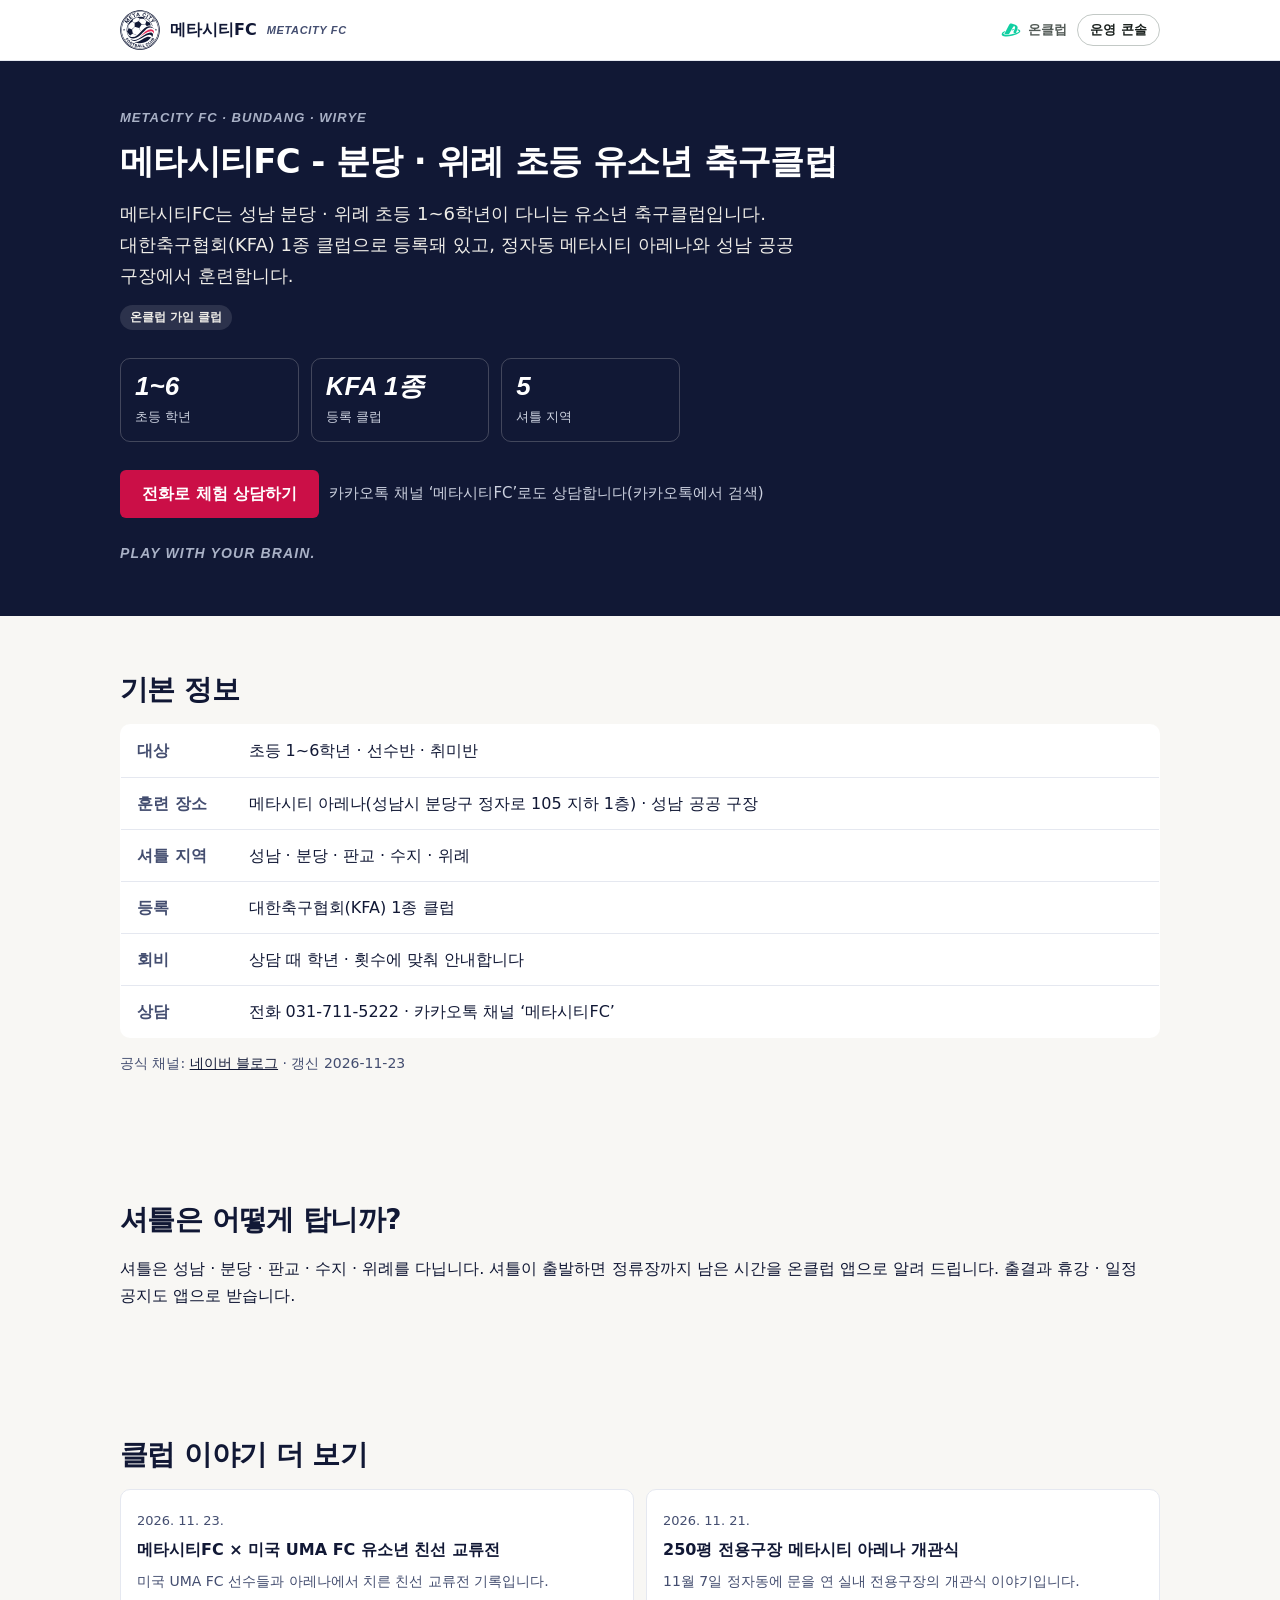
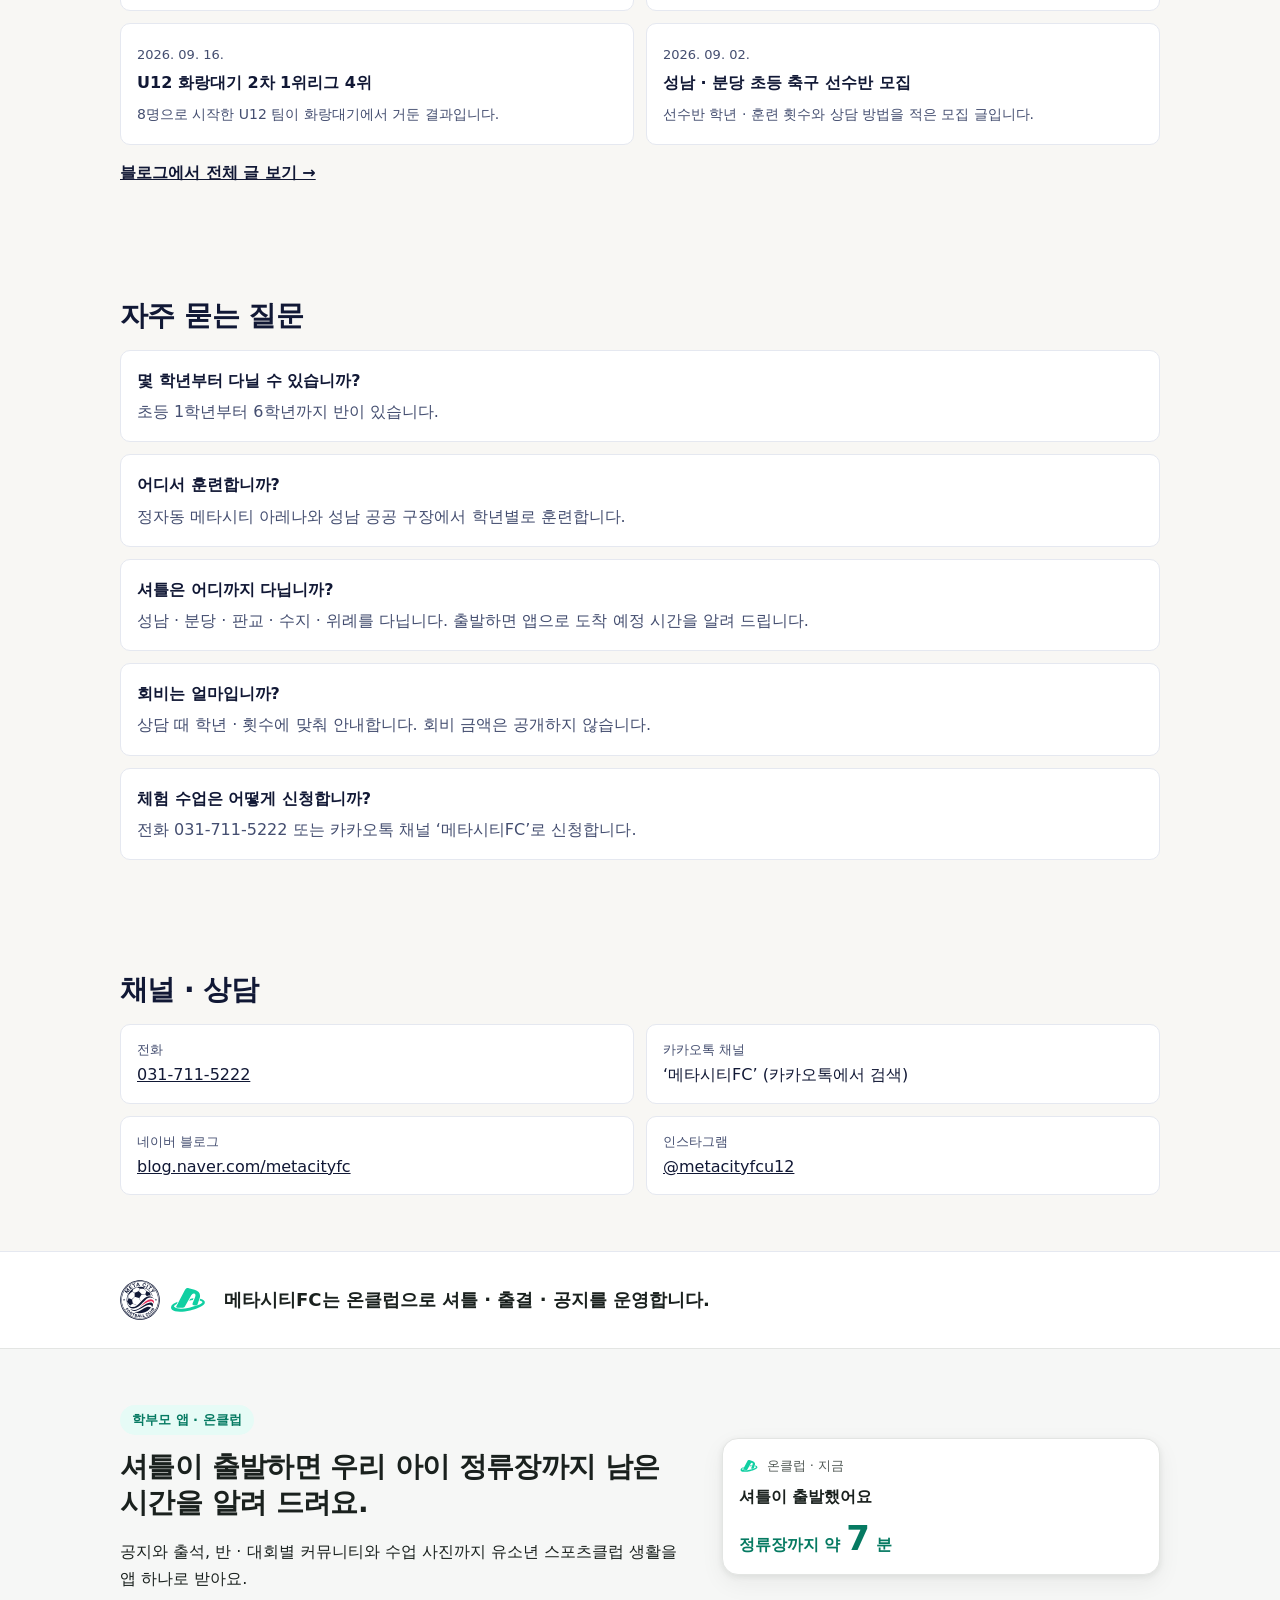
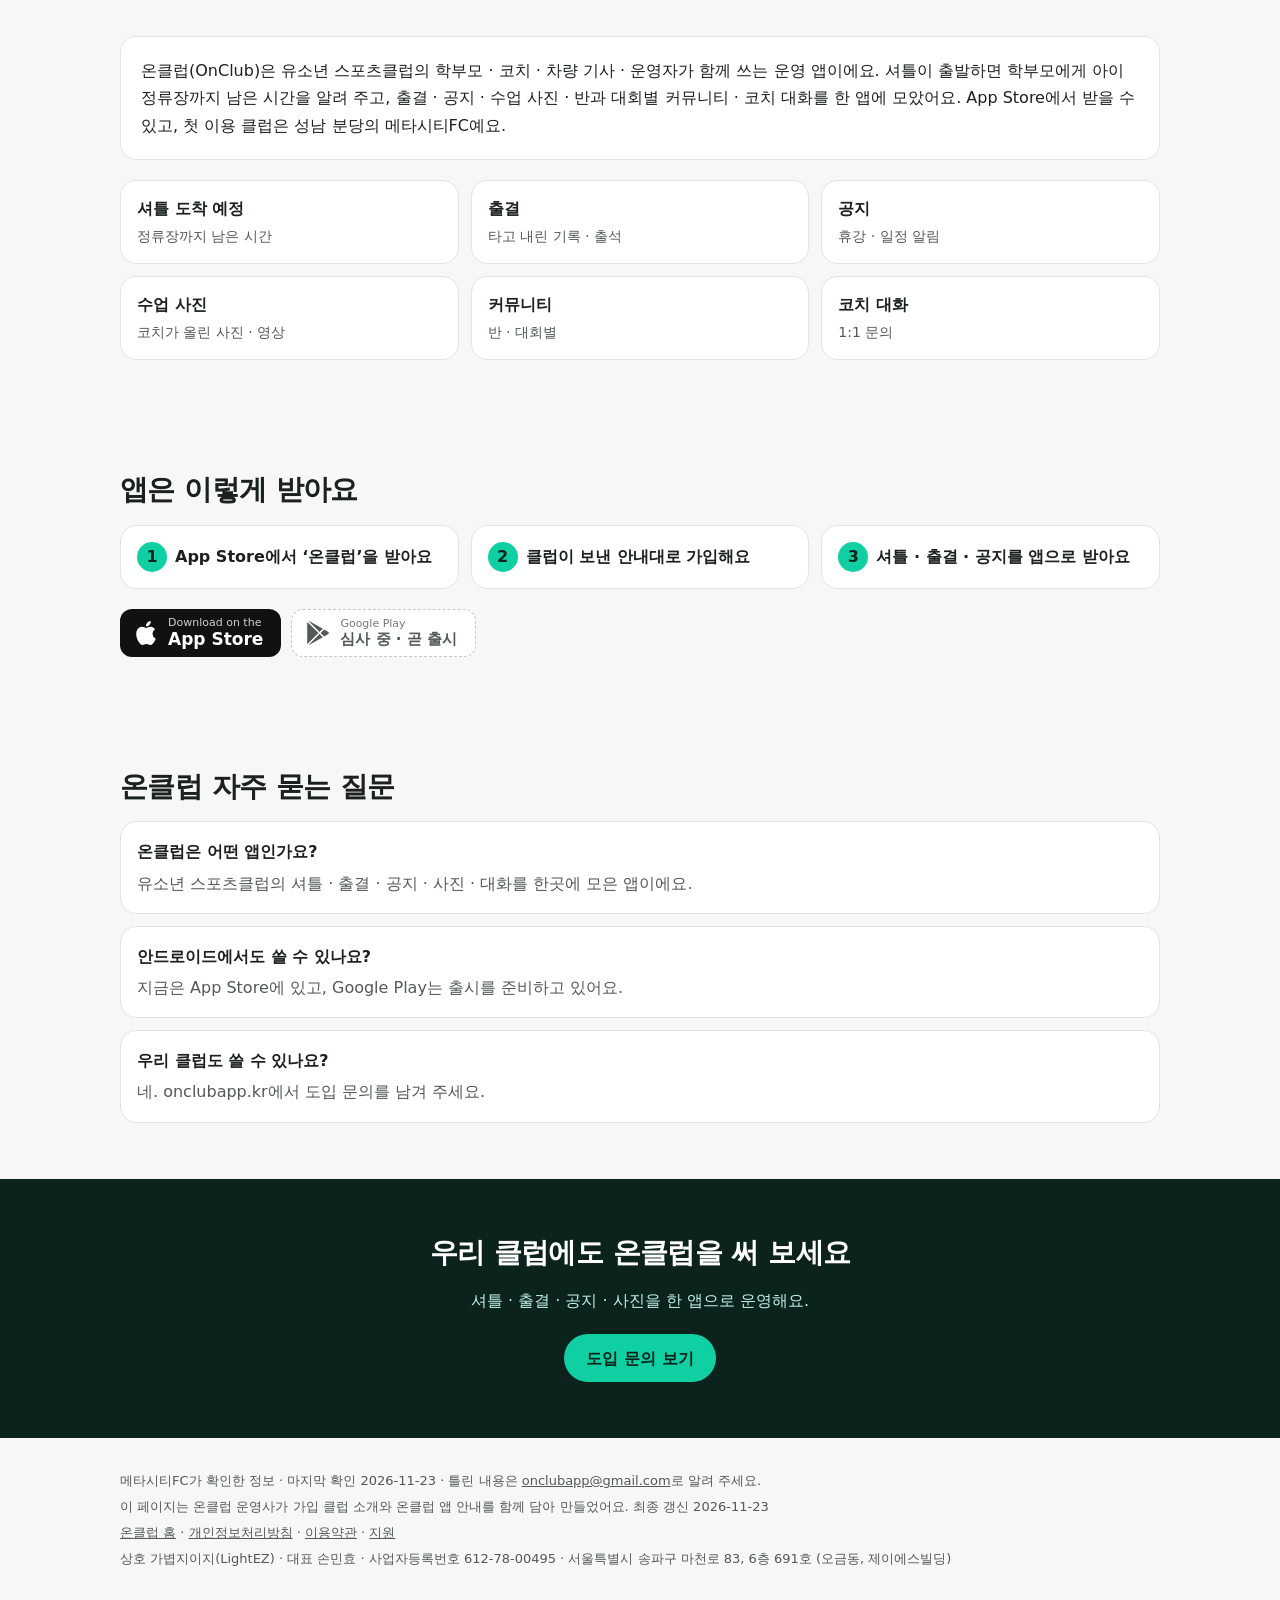
<file: clubs/metacityfc/index.html>
<!DOCTYPE html>
<html lang="ko">
<head>
<meta charset="utf-8">
<meta name="viewport" content="width=device-width, initial-scale=1">
<meta name="google-site-verification" content="GUDin7vXceIvL06LsckEei8qXjxdo0bsHL3RB3tE3F4">
<meta name="naver-site-verification" content="1e162c4bbbdd18636fc70d81801ab1a938b92770">
<meta name="color-scheme" content="light">
<title>메타시티FC | 분당 · 위례 초등 유소년축구 · 온클럽 셔틀 알림</title>
<meta name="description" content="메타시티FC는 성남 분당 · 위례 초등 1~6학년이 다니는 KFA 1종 유소년 축구클럽이에요. 셔틀 도착 예정 시간 · 출결 · 공지는 온클럽 앱으로 받아요.">
<link rel="canonical" href="https://onclubapp.kr/clubs/metacityfc/">
<meta property="og:type" content="website">
<meta property="og:site_name" content="온클럽">
<meta property="og:title" content="메타시티FC × 온클럽">
<meta property="og:description" content="메타시티FC는 성남 분당 · 위례 초등 1~6학년이 다니는 KFA 1종 유소년 축구클럽이에요. 셔틀 도착 예정 시간 · 출결 · 공지는 온클럽 앱으로 받아요.">
<meta property="og:url" content="https://onclubapp.kr/clubs/metacityfc/">
<meta property="og:image" content="https://onclubapp.kr/clubs/metacityfc/og.png">
<meta property="og:image:width" content="1200"><meta property="og:image:height" content="630">
<meta property="og:locale" content="ko_KR">
<meta name="twitter:card" content="summary_large_image">
<meta name="apple-itunes-app" content="app-id=6813026309">
<script type="application/ld+json">
{
 "@context": "https://schema.org",
 "@graph": [
  {
   "@type": "Organization",
   "@id": "https://onclubapp.kr/#org",
   "name": "온클럽",
   "alternateName": [
    "OnClub",
    "ONCLUB"
   ],
   "url": "https://onclubapp.kr/",
   "logo": "https://onclubapp.kr/logo.png",
   "email": "onclubapp@gmail.com",
   "sameAs": [
    "https://apps.apple.com/kr/app/id6813026309",
    "https://pf.kakao.com/_xkxnZWX"
   ]
  },
  {
   "@type": "MobileApplication",
   "@id": "https://onclubapp.kr/#app",
   "name": "온클럽",
   "alternateName": "OnClub - 유소년 스포츠클럽 앱",
   "operatingSystem": "iOS",
   "applicationCategory": "EducationalApplication",
   "url": "https://apps.apple.com/kr/app/id6813026309",
   "downloadUrl": "https://apps.apple.com/kr/app/id6813026309",
   "publisher": {
    "@id": "https://onclubapp.kr/#org"
   },
   "offers": {
    "@type": "Offer",
    "price": "0",
    "priceCurrency": "KRW"
   }
  },
  {
   "@type": "SportsClub",
   "@id": "https://onclubapp.kr/clubs/metacityfc/#club",
   "name": "메타시티FC",
   "alternateName": [
    "METACITY FC",
    "MTCT FC"
   ],
   "url": "https://blog.naver.com/metacityfc",
   "logo": "https://onclubapp.kr/club-metacity.svg",
   "image": "https://onclubapp.kr/club-metacity.svg",
   "telephone": "+82-31-711-5222",
   "address": {
    "@type": "PostalAddress",
    "addressRegion": "경기도",
    "addressLocality": "성남시 분당구",
    "streetAddress": "정자로 105 B1",
    "addressCountry": "KR"
   },
   "areaServed": [
    "성남시",
    "분당구",
    "판교",
    "수지",
    "위례"
   ],
   "sameAs": [
    "https://blog.naver.com/metacityfc",
    "https://www.instagram.com/metacityfcu12/"
   ]
  },
  {
   "@type": "WebPage",
   "@id": "https://onclubapp.kr/clubs/metacityfc/#page",
   "url": "https://onclubapp.kr/clubs/metacityfc/",
   "name": "메타시티FC × 온클럽",
   "description": "메타시티FC는 성남 분당 · 위례 초등 1~6학년이 다니는 KFA 1종 유소년 축구클럽이에요. 셔틀 도착 예정 시간 · 출결 · 공지는 온클럽 앱으로 받아요.",
   "mainEntity": {
    "@id": "https://onclubapp.kr/clubs/metacityfc/#club"
   },
   "about": [
    {
     "@id": "https://onclubapp.kr/clubs/metacityfc/#club"
    },
    {
     "@id": "https://onclubapp.kr/#app"
    }
   ],
   "publisher": {
    "@id": "https://onclubapp.kr/#org"
   },
   "inLanguage": "ko-KR",
   "dateModified": "2026-11-23"
  },
  {
   "@type": "FAQPage",
   "mainEntity": [
    {
     "@type": "Question",
     "name": "몇 학년부터 다닐 수 있습니까?",
     "acceptedAnswer": {
      "@type": "Answer",
      "text": "초등 1학년부터 6학년까지 반이 있습니다."
     }
    },
    {
     "@type": "Question",
     "name": "어디서 훈련합니까?",
     "acceptedAnswer": {
      "@type": "Answer",
      "text": "정자동 메타시티 아레나와 성남 공공 구장에서 학년별로 훈련합니다."
     }
    },
    {
     "@type": "Question",
     "name": "셔틀은 어디까지 다닙니까?",
     "acceptedAnswer": {
      "@type": "Answer",
      "text": "성남 · 분당 · 판교 · 수지 · 위례를 다닙니다. 출발하면 앱으로 도착 예정 시간을 알려 드립니다."
     }
    },
    {
     "@type": "Question",
     "name": "회비는 얼마입니까?",
     "acceptedAnswer": {
      "@type": "Answer",
      "text": "상담 때 학년 · 횟수에 맞춰 안내합니다. 회비 금액은 공개하지 않습니다."
     }
    },
    {
     "@type": "Question",
     "name": "체험 수업은 어떻게 신청합니까?",
     "acceptedAnswer": {
      "@type": "Answer",
      "text": "전화 031-711-5222 또는 카카오톡 채널 ‘메타시티FC’로 신청합니다."
     }
    },
    {
     "@type": "Question",
     "name": "온클럽은 어떤 앱인가요?",
     "acceptedAnswer": {
      "@type": "Answer",
      "text": "유소년 스포츠클럽의 셔틀 · 출결 · 공지 · 사진 · 대화를 한곳에 모은 앱이에요."
     }
    },
    {
     "@type": "Question",
     "name": "안드로이드에서도 쓸 수 있나요?",
     "acceptedAnswer": {
      "@type": "Answer",
      "text": "지금은 App Store에 있고, Google Play는 출시를 준비하고 있어요."
     }
    },
    {
     "@type": "Question",
     "name": "우리 클럽도 쓸 수 있나요?",
     "acceptedAnswer": {
      "@type": "Answer",
      "text": "네. onclubapp.kr에서 도입 문의를 남겨 주세요."
     }
    }
   ]
  },
  {
   "@type": "BreadcrumbList",
   "itemListElement": [
    {
     "@type": "ListItem",
     "position": 1,
     "name": "온클럽",
     "item": "https://onclubapp.kr/"
    },
    {
     "@type": "ListItem",
     "position": 2,
     "name": "메타시티FC",
     "item": "https://onclubapp.kr/clubs/metacityfc/"
    }
   ]
  }
 ]
}
</script>
<link rel="icon" type="image/svg+xml" href="../../favicon.svg">
<style>
:root{color-scheme:light;--font:-apple-system,BlinkMacSystemFont,"Apple SD Gothic Neo","Pretendard Variable",Pretendard,"Malgun Gothic","Noto Sans KR",system-ui,sans-serif;--latin:Inter,"Helvetica Neue",Arial,var(--font)}
*{box-sizing:border-box}
body{margin:0;font-family:var(--font);font-size:16px;line-height:1.7;word-break:keep-all;overflow-wrap:anywhere;background:var(--bg-page);color:var(--fg-primary)}
img{max-width:100%;height:auto}
a{color:var(--fg-link)}
.in{max-width:1080px;margin:0 auto;padding:0 20px}
h1,h2,h3{line-height:1.3;letter-spacing:-.02em;margin:0}
h2{font-size:28px;margin-bottom:16px}
section{padding:56px 0}
/* 메타시티 영역: metacity-design-system 색(네이비 바탕 · 핫핑크 CTA 한 곳 · 습니다체) */
.mc{--bg-page:#f8f7f4;--bg-surface:#fff;--bg-brand:#111835;--fg-on-brand:#efede8;--bg-accent:#cb0f47;--fg-on-accent:#fff;--fg-primary:#111835;--fg-secondary:#444e70;--fg-link:#111835;--stroke:#e5e8f0;--r-card:10px;--r-btn:6px;background:var(--bg-page);color:var(--fg-primary)}
/* 온클럽 영역: onclub-design-system 라이트 토큰(민트 한 줄기 · 민트 위 글자는 진하게 · 해요체) */
.oc{--bg-page:#f6f7f6;--bg-surface:#fff;--bg-subtle:#eef0ef;--bg-brand:#10cfa2;--bg-brand-soft:#e6fbf6;--fg-on-brand:#0c231d;--fg-brand:#067a62;--fg-primary:#1a211e;--fg-secondary:#525a56;--fg-link:#067a62;--stroke:#e3e5e3;--r-card:16px;--r-btn:999px;background:var(--bg-page);color:var(--fg-primary)}
.topbar{background:#fff;border-bottom:1px solid #e5e8f0}
.topbar .in{display:flex;align-items:center;justify-content:space-between;gap:12px;min-height:60px}
.topbar .club-id{display:flex;align-items:center;gap:10px;font-weight:800;color:#111835;text-decoration:none}
.topbar .club-id small{display:block;font:italic 600 11px/1 var(--latin);letter-spacing:.06em;color:#444e70}
.topbar .oc-id{display:flex;align-items:center;gap:6px;font-size:13px;font-weight:700;color:#525a56;text-decoration:none}
.topbar .oc-nav{display:flex;align-items:center;gap:10px;flex:none}
.topbar .nav-console{font-size:13px;font-weight:700;color:#1a211e;text-decoration:none;border:1px solid #c3c9c6;border-radius:999px;padding:4px 12px;white-space:nowrap}
.badge{display:inline-block;border-radius:999px;padding:2px 10px;font-size:12px;font-weight:700}
.mc .hero{background:var(--bg-brand);color:var(--fg-on-brand);padding:48px 0 56px}
.mc .tag{font:italic 700 13px/1.4 var(--latin);letter-spacing:.08em;color:#a9b1c6;margin:0 0 12px}
.mc .hero h1{font-size:34px;color:#fff}
.mc .hero .answer{font-size:18px;margin:16px 0 0;max-width:720px}
.mc .hero .badge{background:rgba(239,237,232,.12);color:#efede8;margin-top:14px}
.stats{display:grid;grid-template-columns:repeat(3,minmax(0,1fr));gap:12px;margin:28px 0 0;padding:0;list-style:none;max-width:560px}
.stats li{border:1px solid rgba(239,237,232,.22);border-radius:var(--r-card);padding:12px 14px}
.stats b{display:block;font:italic 800 26px/1.2 var(--latin);color:#fff}
.stats span{font-size:13px;color:#ccd1df}
.cta{display:flex;flex-wrap:wrap;gap:10px;align-items:center;margin-top:28px}
.btn{display:inline-flex;align-items:center;justify-content:center;min-height:48px;padding:0 22px;border-radius:var(--r-btn);font-weight:700;text-decoration:none}
.mc .btn-accent{background:var(--bg-accent);color:var(--fg-on-accent)}
.mc .hero .note{font-size:15px;color:#ccd1df}
.slogan{font:italic 800 14px/1 var(--latin);letter-spacing:.08em;color:#a9b1c6;margin:28px 0 0}
.facts{width:100%;border-collapse:collapse;background:var(--bg-surface);border:1px solid var(--stroke);border-radius:var(--r-card);overflow:hidden}
.facts th,.facts td{text-align:left;vertical-align:top;padding:12px 16px;border-top:1px solid var(--stroke)}
.facts tr:first-child th,.facts tr:first-child td{border-top:0}
.facts th{width:112px;color:var(--fg-secondary);font-weight:600;white-space:nowrap}
.muted{color:var(--fg-secondary);font-size:14px}
.posts{list-style:none;margin:0;padding:0;display:grid;grid-template-columns:repeat(2,minmax(0,1fr));gap:12px}
.posts a{display:block;height:100%;background:var(--bg-surface);border:1px solid var(--stroke);border-radius:var(--r-card);padding:16px;color:inherit;text-decoration:none}
.posts time{font-size:13px;color:var(--fg-secondary)}
.posts b{display:block;margin:2px 0 4px}
.posts span{font-size:14px;color:var(--fg-secondary)}
.more{display:inline-block;margin-top:14px;font-weight:700}
dl.faq{margin:0;display:grid;gap:12px}
dl.faq div{background:var(--bg-surface);border:1px solid var(--stroke);border-radius:var(--r-card);padding:16px}
dl.faq dt{font-weight:700}
dl.faq dd{margin:4px 0 0;color:var(--fg-secondary)}
.channels{list-style:none;margin:0;padding:0;display:grid;grid-template-columns:repeat(2,minmax(0,1fr));gap:12px}
.channels li{background:var(--bg-surface);border:1px solid var(--stroke);border-radius:var(--r-card);padding:14px 16px}
.channels small{display:block;font-size:13px;color:var(--fg-secondary)}
.bridge{background:#fff;border-top:1px solid #e5e8f0;border-bottom:1px solid #e3e5e3;padding:28px 0}
.bridge .in{display:flex;align-items:center;gap:16px}
.bridge p{margin:0;font-weight:700;font-size:18px;color:#1a211e}
.bridge .logos{display:flex;gap:8px;flex:none}
.oc .eyebrow{display:inline-block;background:var(--bg-brand-soft);color:var(--fg-brand);border-radius:999px;padding:4px 12px;font-size:13px;font-weight:700}
.oc .lead-h{font-size:28px;margin:14px 0 10px}
.oc-hero{display:grid;grid-template-columns:minmax(0,1.3fr) minmax(0,1fr);gap:32px;align-items:center}
.push{background:var(--bg-surface);border:1px solid var(--stroke);border-radius:var(--r-card);padding:16px;box-shadow:0 2px 6px rgba(26,33,30,.08),0 8px 24px rgba(26,33,30,.06)}
.push .top{display:flex;align-items:center;gap:8px;font-size:13px;color:var(--fg-secondary)}
.push b{display:block;margin-top:6px}
.push .eta{display:flex;align-items:baseline;gap:6px;margin-top:10px;color:var(--fg-brand);font-weight:800}
.push .eta strong{font-size:34px;line-height:1}
.define{background:var(--bg-surface);border:1px solid var(--stroke);border-radius:var(--r-card);padding:20px;margin-top:28px}
.define p{margin:0}
.feats{list-style:none;margin:20px 0 0;padding:0;display:grid;grid-template-columns:repeat(3,minmax(0,1fr));gap:12px}
.feats li{background:var(--bg-surface);border:1px solid var(--stroke);border-radius:var(--r-card);padding:14px 16px}
.feats b{display:block}
.feats span{font-size:14px;color:var(--fg-secondary)}
.safety{display:flex;flex-wrap:wrap;gap:8px;margin-top:16px}
.safety span{background:var(--bg-brand-soft);color:var(--fg-brand);border-radius:999px;padding:6px 14px;font-weight:700;font-size:14px}
.steps{list-style:none;margin:0;padding:0;display:grid;grid-template-columns:repeat(3,minmax(0,1fr));gap:12px;counter-reset:s}
.steps li{background:var(--bg-surface);border:1px solid var(--stroke);border-radius:var(--r-card);padding:16px;counter-increment:s}
.steps li::before{content:counter(s);display:inline-flex;align-items:center;justify-content:center;width:30px;height:30px;border-radius:50%;background:var(--bg-brand);color:var(--fg-on-brand);font-weight:800;margin-right:8px;vertical-align:middle}
.stores{display:flex;flex-wrap:wrap;gap:10px;margin-top:20px}
.store{display:inline-flex;align-items:center;gap:10px;background:#111;color:#fff;text-decoration:none;padding:8px 18px 8px 14px;border-radius:12px;font-weight:700;font-size:17px;line-height:1.15}
.store small{display:block;font-size:11px;font-weight:500;opacity:.8}
.store .ico{width:24px;height:24px;flex:none}
.store.off{background:#fff;color:#525a56;border:1px dashed #c3c9c6;font-size:15px}
.invite{background:#0c231d;color:#fff;text-align:center}
.invite p{color:#bff0e4;margin:8px 0 20px}
.invite .btn{background:var(--bg-brand);color:var(--fg-on-brand)}
footer{padding:28px 0 40px;font-size:13px;color:var(--fg-secondary)}
footer p{margin:4px 0}
footer a{color:var(--fg-secondary)}
@media (max-width:640px){
 section{padding:40px 0}
 h2{font-size:23px}
 .mc .hero{padding:32px 0 40px}
 .mc .hero h1{font-size:26px}
 .mc .hero .answer{font-size:16px}
 .stats{gap:8px}.stats li{padding:10px}.stats b{font-size:19px}.stats span{font-size:12px}
 .posts,.channels,.feats,.steps{grid-template-columns:minmax(0,1fr)}
 .oc-hero{grid-template-columns:minmax(0,1fr)}
 .oc .lead-h{font-size:22px}
 .facts th{width:auto;white-space:normal;padding-right:8px}
 .facts th,.facts td{padding:10px 12px}
 .bridge .in{flex-direction:column;align-items:flex-start}
 .bridge p{font-size:16px}
 .topbar .club-id small{display:none}
}
</style>
<script async src="https://www.googletagmanager.com/gtag/js?id=G-CMKPXE3GTV"></script>
<script>window.dataLayer=window.dataLayer||[];function gtag(){dataLayer.push(arguments);}gtag('js',new Date());
gtag('config','G-CMKPXE3GTV',{allow_google_signals:false,allow_ad_personalization_signals:false});</script>
</head>
<body>
<header class="topbar"><div class="in">
  <a class="club-id" href="#top"><img src="../../club-metacity.svg" alt="" width="40" height="40">메타시티FC<small>METACITY FC</small></a>
  <span class="oc-nav"><a class="oc-id" href="../../"><img src="../../favicon.svg" alt="" width="22" height="22">온클럽</a><a class="nav-console" href="https://onclub.handle.ai.kr">운영 콘솔</a></span>
</div></header>

<main id="top">
<div class="mc">
  <section class="hero"><div class="in">
    <p class="tag">METACITY FC · BUNDANG · WIRYE</p>
    <h1>메타시티FC - 분당 · 위례 초등 유소년 축구클럽</h1>
    <p class="answer">메타시티FC는 성남 분당 · 위례 초등 1~6학년이 다니는 유소년 축구클럽입니다. 대한축구협회(KFA) 1종 클럽으로 등록돼 있고, 정자동 메타시티 아레나와 성남 공공 구장에서 훈련합니다.</p>
    <span class="badge">온클럽 가입 클럽</span>
    <ul class="stats"><li><b>1~6</b><span>초등 학년</span></li><li><b>KFA 1종</b><span>등록 클럽</span></li><li><b>5</b><span>셔틀 지역</span></li></ul>
    <div class="cta">
      <a class="btn btn-accent" href="tel:031-711-5222">전화로 체험 상담하기</a>
      <span class="note">카카오톡 채널 ‘메타시티FC’로도 상담합니다(카카오톡에서 검색)</span>
    </div>
    <p class="slogan">PLAY WITH YOUR BRAIN.</p>
  </div></section>

  <section><div class="in">
    <h2>기본 정보</h2>
    <table class="facts"><tbody><tr><th scope="row">대상</th><td>초등 1~6학년 · 선수반 · 취미반</td></tr><tr><th scope="row">훈련 장소</th><td>메타시티 아레나(성남시 분당구 정자로 105 지하 1층) · 성남 공공 구장</td></tr><tr><th scope="row">셔틀 지역</th><td>성남 · 분당 · 판교 · 수지 · 위례</td></tr><tr><th scope="row">등록</th><td>대한축구협회(KFA) 1종 클럽</td></tr><tr><th scope="row">회비</th><td>상담 때 학년 · 횟수에 맞춰 안내합니다</td></tr><tr><th scope="row">상담</th><td>전화 031-711-5222 · 카카오톡 채널 ‘메타시티FC’</td></tr></tbody></table>
    <p class="muted">공식 채널: <a href="https://blog.naver.com/metacityfc">네이버 블로그</a> · 갱신 2026-11-23</p>
  </div></section>

  <section><div class="in">
    <h2>셔틀은 어떻게 탑니까?</h2>
    <p>셔틀은 성남 · 분당 · 판교 · 수지 · 위례를 다닙니다. 셔틀이 출발하면 정류장까지 남은 시간을 온클럽 앱으로 알려 드립니다. 출결과 휴강 · 일정 공지도 앱으로 받습니다.</p>
  </div></section>

  <section><div class="in">
    <h2>클럽 이야기 더 보기</h2>
    <ul class="posts"><li><a href="https://blog.naver.com/metacityfc/224485444192"><time datetime="2026-11-23">2026. 11. 23.</time><b>메타시티FC × 미국 UMA FC 유소년 친선 교류전</b><span>미국 UMA FC 선수들과 아레나에서 치른 친선 교류전 기록입니다.</span></a></li><li><a href="https://blog.naver.com/metacityfc/224485442673"><time datetime="2026-11-21">2026. 11. 21.</time><b>250평 전용구장 메타시티 아레나 개관식</b><span>11월 7일 정자동에 문을 연 실내 전용구장의 개관식 이야기입니다.</span></a></li><li><a href="https://blog.naver.com/metacityfc/224413928564"><time datetime="2026-09-16">2026. 09. 16.</time><b>U12 화랑대기 2차 1위리그 4위</b><span>8명으로 시작한 U12 팀이 화랑대기에서 거둔 결과입니다.</span></a></li><li><a href="https://blog.naver.com/metacityfc/224398909066"><time datetime="2026-09-02">2026. 09. 02.</time><b>성남 · 분당 초등 축구 선수반 모집</b><span>선수반 학년 · 훈련 횟수와 상담 방법을 적은 모집 글입니다.</span></a></li></ul>
    <a class="more" href="https://blog.naver.com/metacityfc">블로그에서 전체 글 보기 →</a>
  </div></section>

  <section><div class="in">
    <h2>자주 묻는 질문</h2>
    <dl class="faq"><div><dt>몇 학년부터 다닐 수 있습니까?</dt><dd>초등 1학년부터 6학년까지 반이 있습니다.</dd></div><div><dt>어디서 훈련합니까?</dt><dd>정자동 메타시티 아레나와 성남 공공 구장에서 학년별로 훈련합니다.</dd></div><div><dt>셔틀은 어디까지 다닙니까?</dt><dd>성남 · 분당 · 판교 · 수지 · 위례를 다닙니다. 출발하면 앱으로 도착 예정 시간을 알려 드립니다.</dd></div><div><dt>회비는 얼마입니까?</dt><dd>상담 때 학년 · 횟수에 맞춰 안내합니다. 회비 금액은 공개하지 않습니다.</dd></div><div><dt>체험 수업은 어떻게 신청합니까?</dt><dd>전화 031-711-5222 또는 카카오톡 채널 ‘메타시티FC’로 신청합니다.</dd></div></dl>
  </div></section>

  <section><div class="in">
    <h2>채널 · 상담</h2>
    <ul class="channels">
      <li><small>전화</small><a href="tel:031-711-5222">031-711-5222</a></li>
      <li><small>카카오톡 채널</small>‘메타시티FC’ (카카오톡에서 검색)</li>
      <li><small>네이버 블로그</small><a href="https://blog.naver.com/metacityfc">blog.naver.com/metacityfc</a></li>
      <li><small>인스타그램</small><a href="https://www.instagram.com/metacityfcu12/">@metacityfcu12</a></li>
    </ul>
  </div></section>
</div>

<div class="bridge"><div class="in">
  <span class="logos"><img src="../../club-metacity.svg" alt="메타시티FC" width="40" height="40"><img src="../../favicon.svg" alt="온클럽" width="40" height="40"></span>
  <p>메타시티FC는 온클럽으로 셔틀 · 출결 · 공지를 운영합니다.</p>
</div></div>

<div class="oc" id="app">
  <section><div class="in">
    <div class="oc-hero">
      <div>
        <span class="eyebrow">학부모 앱 · 온클럽</span>
        <h2 class="lead-h">셔틀이 출발하면 우리 아이 정류장까지 남은 시간을 알려 드려요.</h2>
        <p>공지와 출석, 반 · 대회별 커뮤니티와 수업 사진까지 유소년 스포츠클럽 생활을 앱 하나로 받아요.</p>
      </div>
      <div class="push" role="img" aria-label="셔틀 도착 예정 알림 예시">
        <div class="top"><img src="../../favicon.svg" alt="" width="20" height="20">온클럽 · 지금</div>
        <b>셔틀이 출발했어요</b>
        <div class="eta">정류장까지 약 <strong>7</strong>분</div>
      </div>
    </div>
    <div class="define"><p>온클럽(OnClub)은 유소년 스포츠클럽의 학부모 · 코치 · 차량 기사 · 운영자가 함께 쓰는 운영 앱이에요. 셔틀이 출발하면 학부모에게 아이 정류장까지 남은 시간을 알려 주고, 출결 · 공지 · 수업 사진 · 반과 대회별 커뮤니티 · 코치 대화를 한 앱에 모았어요. App Store에서 받을 수 있고, 첫 이용 클럽은 성남 분당의 메타시티FC예요.</p></div>
    <ul class="feats"><li><b>셔틀 도착 예정</b><span>정류장까지 남은 시간</span></li><li><b>출결</b><span>타고 내린 기록 · 출석</span></li><li><b>공지</b><span>휴강 · 일정 알림</span></li><li><b>수업 사진</b><span>코치가 올린 사진 · 영상</span></li><li><b>커뮤니티</b><span>반 · 대회별</span></li><li><b>코치 대화</b><span>1:1 문의</span></li></ul>
    
  </div></section>

  <section><div class="in">
    <h2>앱은 이렇게 받아요</h2>
    <ol class="steps">
      <li><b>App Store에서 ‘온클럽’을 받아요</b></li>
      <li><b>클럽이 보낸 안내대로 가입해요</b></li>
      <li><b>셔틀 · 출결 · 공지를 앱으로 받아요</b></li>
    </ol>
    <div class="stores">
  <a class="store" href="https://apps.apple.com/kr/app/id6813026309"><svg class="ico" fill="currentColor" aria-hidden="true" role="img" viewBox="0 0 24 24" xmlns="http://www.w3.org/2000/svg"><path d="M12.152 6.896c-.948 0-2.415-1.078-3.96-1.04-2.04.027-3.91 1.183-4.961 3.014-2.117 3.675-.546 9.103 1.519 12.09 1.013 1.454 2.208 3.09 3.792 3.039 1.52-.065 2.09-.987 3.935-.987 1.831 0 2.35.987 3.96.948 1.637-.026 2.676-1.48 3.676-2.948 1.156-1.688 1.636-3.325 1.662-3.415-.039-.013-3.182-1.221-3.22-4.857-.026-3.04 2.48-4.494 2.597-4.559-1.429-2.09-3.623-2.324-4.39-2.376-2-.156-3.675 1.09-4.61 1.09zM15.53 3.83c.843-1.012 1.4-2.427 1.245-3.83-1.207.052-2.662.805-3.532 1.818-.78.896-1.454 2.338-1.273 3.714 1.338.104 2.715-.688 3.559-1.701"/></svg><span><small>Download on the</small>App Store</span></a>
  <span class="store off"><svg class="ico" fill="currentColor" aria-hidden="true" role="img" viewBox="0 0 24 24" xmlns="http://www.w3.org/2000/svg"><path d="M22.018 13.298l-3.919 2.218-3.515-3.493 3.543-3.521 3.891 2.202a1.49 1.49 0 0 1 0 2.594zM1.337.924a1.486 1.486 0 0 0-.112.568v21.017c0 .217.045.419.124.6l11.155-11.087L1.337.924zm12.207 10.065l3.258-3.238L3.45.195a1.466 1.466 0 0 0-.946-.179l11.04 10.973zm0 2.067l-11 10.933c.298.036.612-.016.906-.183l13.324-7.54-3.23-3.21z"/></svg><span><small>Google Play</small>심사 중 · 곧 출시</span></span>
</div>
  </div></section>

  <section><div class="in">
    <h2>온클럽 자주 묻는 질문</h2>
    <dl class="faq"><div><dt>온클럽은 어떤 앱인가요?</dt><dd>유소년 스포츠클럽의 셔틀 · 출결 · 공지 · 사진 · 대화를 한곳에 모은 앱이에요.</dd></div><div><dt>안드로이드에서도 쓸 수 있나요?</dt><dd>지금은 App Store에 있고, Google Play는 출시를 준비하고 있어요.</dd></div><div><dt>우리 클럽도 쓸 수 있나요?</dt><dd>네. onclubapp.kr에서 도입 문의를 남겨 주세요.</dd></div></dl>
  </div></section>

  <section class="invite"><div class="in">
    <h2>우리 클럽에도 온클럽을 써 보세요</h2>
    <p>셔틀 · 출결 · 공지 · 사진을 한 앱으로 운영해요.</p>
    <a class="btn" href="../../#start">도입 문의 보기</a>
  </div></section>

  <footer><div class="in">
    <p>메타시티FC가 확인한 정보 · 마지막 확인 2026-11-23 · 틀린 내용은 <a href="mailto:onclubapp@gmail.com?subject=%5B%EC%98%A8%ED%81%B4%EB%9F%BD%5D%20%ED%81%B4%EB%9F%BD%20%EC%86%8C%EA%B0%9C%20%EC%A0%95%EC%A0%95%20%EC%9A%94%EC%B2%AD%20%C2%B7%20%EB%A9%94%ED%83%80%EC%8B%9C%ED%8B%B0FC">onclubapp@gmail.com</a>로 알려 주세요.</p>
    <p>이 페이지는 온클럽 운영사가 가입 클럽 소개와 온클럽 앱 안내를 함께 담아 만들었어요. 최종 갱신 2026-11-23</p>
    <p><a href="../../">온클럽 홈</a> · <a href="../../privacy.html">개인정보처리방침</a> · <a href="../../terms.html">이용약관</a> · <a href="../../support.html">지원</a></p>
    <p>상호 가볍지이지(LightEZ) · 대표 손민효 · 사업자등록번호 612-78-00495 · 서울특별시 송파구 마천로 83, 6층 691호 (오금동, 제이에스빌딩)</p>
  </div></footer>
</div>
</main>
</body>
</html>
</file>
